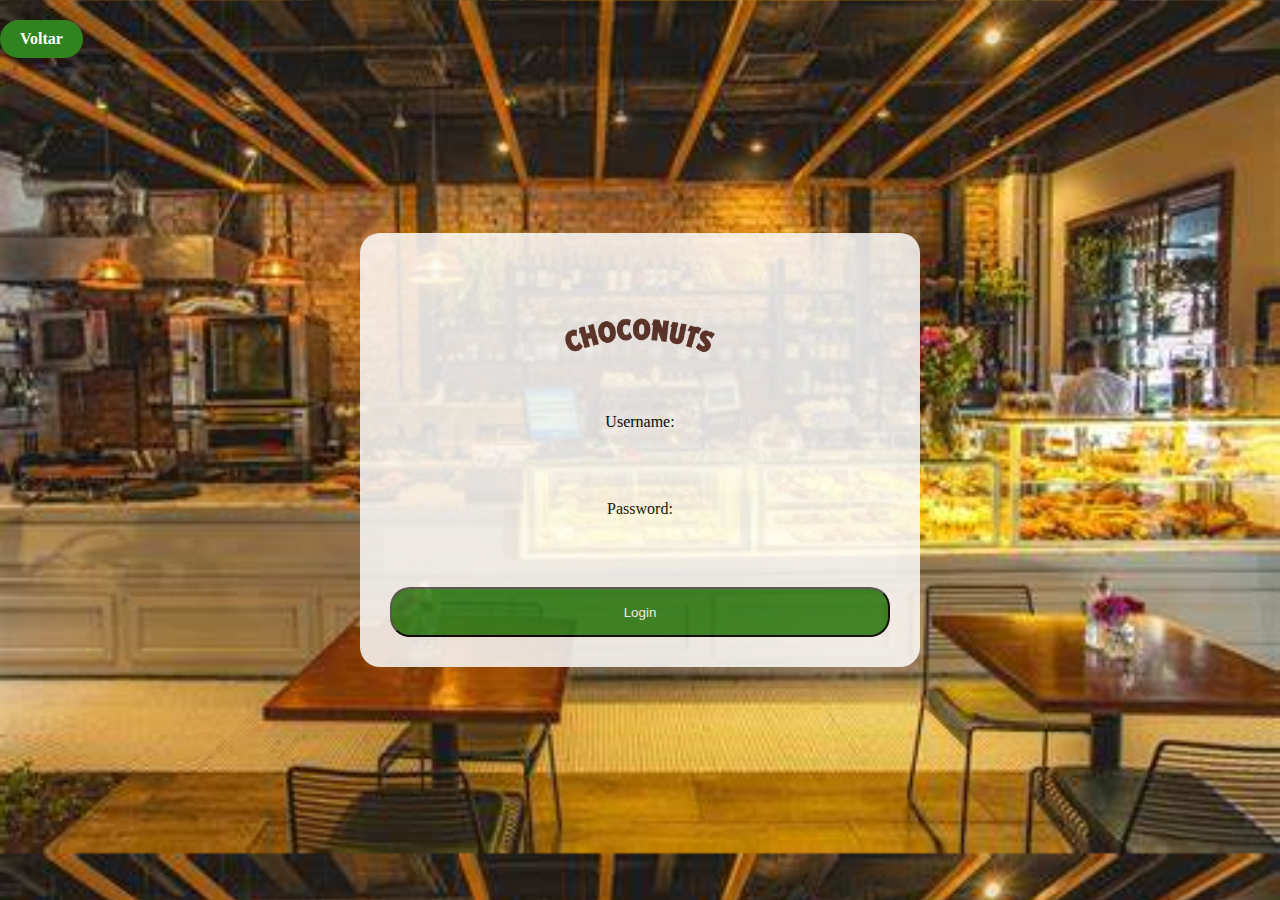
<file: login.html>
<!DOCTYPE html>
<html lang="pt-br">
<head>
    <meta charset="UTF-8">
    <meta name="viewport" content="width=device-width, initial-scale=1.0">
    <title>Login Page</title>
    <style>
        body {
            background-image: url(fundo.jpeg); /* ADICIONAR IMAGEM DE FUNDO */
            background-size: cover;
            margin: 0;
            padding: 0;
            box-sizing: border-box;
        }
        form {
            display: flex;
            flex-direction: column;
            background-color: rgb(252, 252, 252);
            max-width: 500px;
            width: 40%;
            padding: 30px;
            position: absolute;
            left: 50%;
            top: 50%;
            transform: translate(-50%, -50%);
            border-radius: 20px;
            transition: 1s;
            justify-content: center;
            align-items: center;
            opacity: 85%;
        }
        img {
            width: 150px;
            height: auto;
        }
        form input[type=text], form input[type=password] { 
            width: 100%;
            height: 45px;
            border: 1px solid rgb(255, 255, 255);
            padding-left: 10px;
            margin: 10px 0;
            border-radius: 5px;
            transition: 1s;
        }
        form input[type=submit] {
            width: 100%;
            height: 50px;
            cursor: pointer;
            background: rgb(49, 131, 32);
            color: #FFFFFF; 
            border-radius: 20px;
            transition: 1s;
        }
        .button {
            display: inline-block;
            padding: 10px 20px;
            background-color: rgb(49, 131, 32);
            color: white;
            text-align: center;
            text-decoration: none;
            border-radius: 20px;
            margin-top: 20px;
            font-weight: bold;
        }
        @media (max-width: 600px) {
            form {
                width: 80%; 
                padding: 20px;
            }
        }
    </style>
</head>
<body>
    <form method="post" action="/login">
        <img src="assets/images/logo.png"> <!-- ADICIONAR IMAGEM DA LOGO EM PNG -->
        <label for="username">Username:</label>
        <input type="text" id="username" name="username" required>
        <label for="password">Password:</label>
        <input type="password" id="password" name="password" required>
        <input type="submit" name="acao" value="Login"> <!-- ADICIONAR FUNÇÃO PRA ENCAMINHAR PARA PÁGINA INICIAL  -->
    </form>
    <a href="index.html" class="button">Voltar</a>
</body>
</html>
</file>
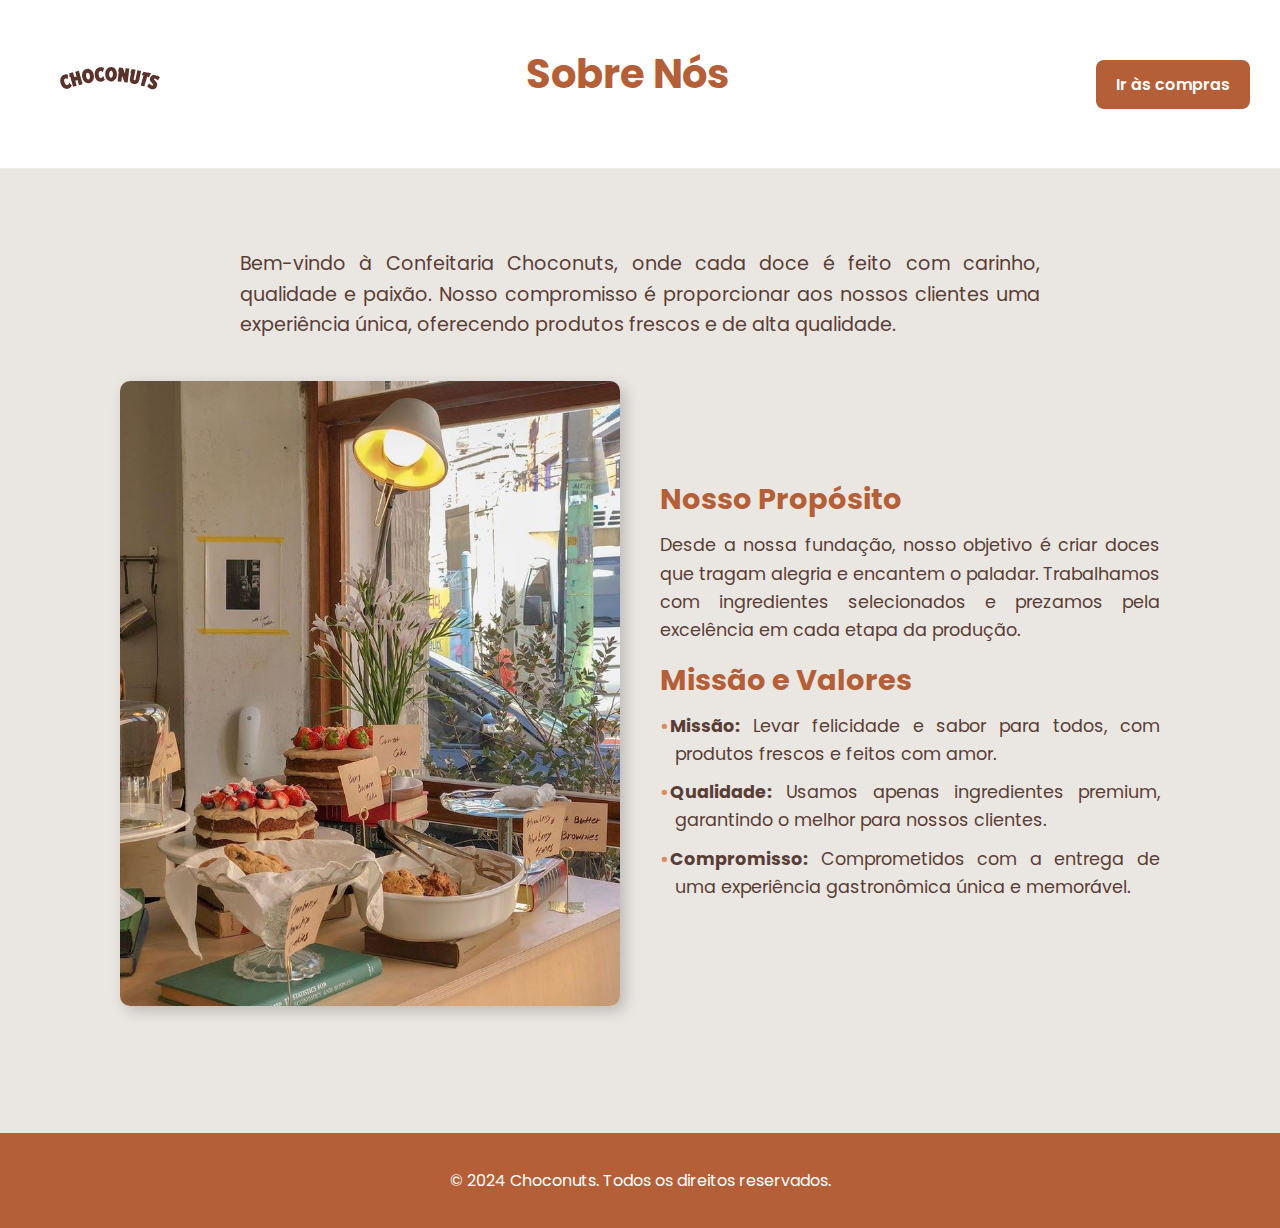
<file: sobre.html>
<!DOCTYPE html>
<html lang="pt-BR">

<head>
    <meta charset="UTF-8">
    <meta name="viewport" content="width=device-width, initial-scale=1.0">
    <link rel="stylesheet" href="./assets/css/sobre.css">
    <title>Sobre Nós - Choconuts</title>
</head>

<body>

    <header>
        <a href="index.php" class="logo">
            <img src="./assets/images/logo.svg" alt="Choconuts logo">
        </a>
        <h1>Sobre Nós</h1>
            <button class="btn"  onclick="window.location.href='index.php#loja';">
                <ion-icon name="cart-outline" aria-hidden="true"></ion-icon>
                <span>Ir às compras</span>
            </button>
        </div>
    </header>

    <main>
        <section class="about-us">
            <div class="container">
                <p class="intro-text">
                    Bem-vindo à Confeitaria Choconuts, onde cada doce é feito com carinho, qualidade e paixão. Nosso compromisso é proporcionar aos nossos clientes uma experiência única, oferecendo produtos frescos e de alta qualidade.
                </p>

                <div class="about-section">
                    <div class="about-image">
                        <img src="assets/images/cake.jpg" alt="Imagem da Confeitaria">
                    </div>
                    <div class="about-description">
                        <h2>Nosso Propósito</h2>
                        <p>
                            Desde a nossa fundação, nosso objetivo é criar doces que tragam alegria e encantem o paladar. Trabalhamos com ingredientes selecionados e prezamos pela excelência em cada etapa da produção.
                        </p>

                        <h2>Missão e Valores</h2>
                        <ul>
                            <li><strong>Missão:</strong> Levar felicidade e sabor para todos, com produtos frescos e feitos com amor.</li>
                            <li><strong>Qualidade:</strong> Usamos apenas ingredientes premium, garantindo o melhor para nossos clientes.</li>
                            <li><strong>Compromisso:</strong> Comprometidos com a entrega de uma experiência gastronômica única e memorável.</li>
                        </ul>
                    </div>
                </div>

            </div>
        </section>
    </main>

    <footer class="footer">
        <div class="container">
            <p>&copy; 2024 Choconuts. Todos os direitos reservados.</p>
        </div>
    </footer>

</body>

</html>
</file>
<file: assets/css/sobre.css>
/* Importando fonte do Google Fonts */
@import url('https://fonts.googleapis.com/css2?family=Poppins:wght@300;400;600&display=swap');

/* Reset básico */
* {
    margin: 0;
    padding: 0;
    box-sizing: border-box;
    font-family: 'Poppins', sans-serif;
}

body {
    background-color: #eae7e3;
    color: #5a3e36;
}

.container {
    width: 90%;
    max-width: 1200px;
    margin: 0 auto;
    padding: 20px 0;
}

/* Estilização do Cabeçalho */
header {
    background-color: white; /* Cor de fundo suave */
    color: black;
    padding: 30px;
    height: auto; /* Alterado para auto para evitar corte de elementos */
    display: flex;
    align-items: center;
    justify-content: space-between; /* Alinha os itens */
    border-bottom: 1px solid #eee;
    font-size: 20px;
}

/* Estiliza o container dos botões */
.header-buttons {
    display: flex;
    gap: 10px; /* Espaço entre os botões */
}

.logo img {
    width: 100px;
    margin-left: 30px;
}

/* Seção Sobre Nós */
.about-us {
    text-align: center;
    padding: 60px 20px;
}

h1 {
    font-size: 2.5rem;
    color: #b45f37;
    margin-bottom: 20px;
}

.intro-text {
    font-size: 1.2rem;
    text-align: justify;
    margin-bottom: 40px;
    max-width: 800px;
    margin-left: auto;
    margin-right: auto;
    line-height: 1.6;
}

.about-section {
    display: flex;
    flex-wrap: wrap;
    align-items: center;
    justify-content: center;
    gap: 40px;
}

.about-image img {
    width: 100%;
    max-width: 500px;
    border-radius: 10px;
    box-shadow: 5px 5px 15px rgba(0, 0, 0, 0.2);
}

.about-description {
    max-width: 500px;
    text-align: left;
}

.about-description h2 {
    font-size: 1.8rem;
    color: #b45f37;
    margin-bottom: 10px;
}

.about-description p, .about-description ul {
    font-size: 1.1rem;
    text-align: justify;
    line-height: 1.6;
    margin-bottom: 15px;
}

.about-description ul {
    list-style-type: none;
}

.about-description li {
    padding-left: 15px;
    text-align: justify;
    position: relative;
    margin-bottom: 10px;
}

.about-description li::before {
    content: '\2022';
    color: #d98c60;
    font-weight: bold;
    display: inline-block; 
    width: 10px;
    margin-left: -15px;
}

.btn {
    display: inline-flex;
    align-items: center;
    background-color: #b45f37;
    color: white;
    border: none;
    padding: 12px 20px;
    font-size: 1rem;
    font-weight: 600;
    border-radius: 8px;
    cursor: pointer;
    transition: background-color 0.3s ease, transform 0.2s ease;
}

.btn:hover {
    background-color: #8f4a2a;
    transform: scale(1.05);
} 
/* Rodapé */
.footer {
    background-color: #b45f37;
    color: #fff;
    text-align: center;
    padding: 15px 0;
    margin-top: 40px;
}
</file>
